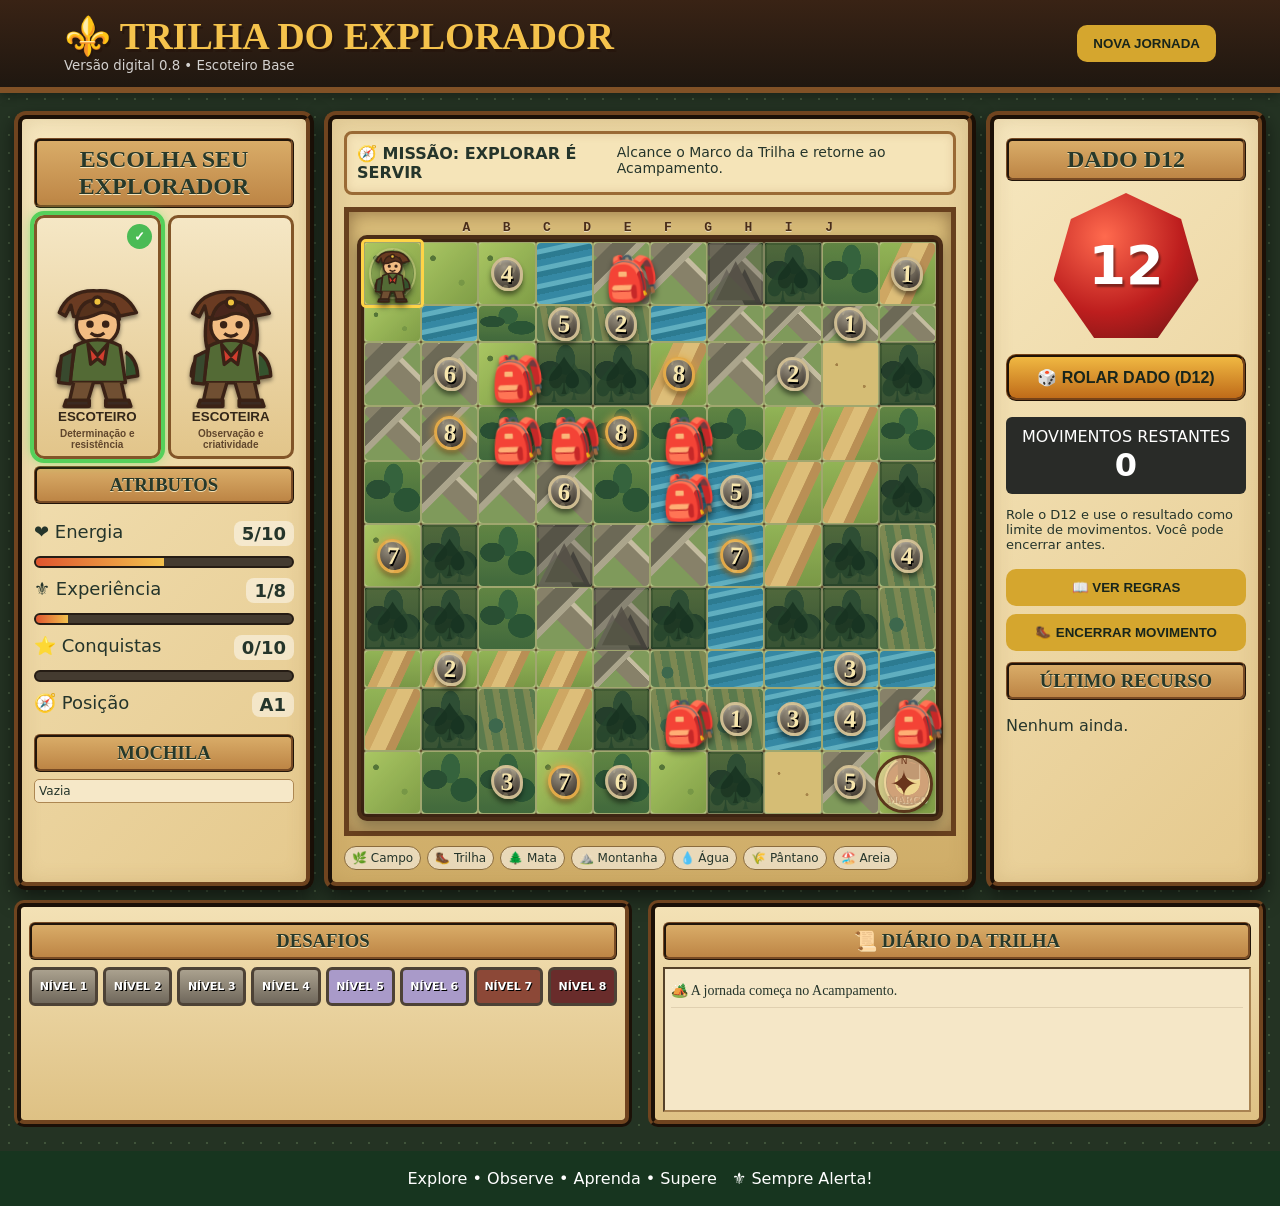
<file: game/index.html>
<!doctype html><html lang="pt-BR"><head><meta charset="utf-8"><meta name="viewport" content="width=device-width,initial-scale=1"><title>Trilha do Explorador | Jogo Digital</title><link rel="stylesheet" href="style.css?v=0.8"></head><body>
<header><div><strong>⚜️ TRILHA DO EXPLORADOR</strong><small>Versão digital 0.8 • Escoteiro Base</small></div><button id="newGame">NOVA JORNADA</button></header>
<main class="dashboard">
<aside class="left-panel panel">
<h2>ESCOLHA SEU EXPLORADOR</h2><div class="characters"><button class="character active" data-char="boy"><span class="portrait boy"></span><b>ESCOTEIRO</b><small>Determinação e resistência</small></button><button class="character" data-char="girl"><span class="portrait girl"></span><b>ESCOTEIRA</b><small>Observação e criatividade</small></button></div>
<h3>ATRIBUTOS</h3><div class="stat">❤️ Energia <b id="energy">5/10</b></div><div class="meter"><i id="energyBar"></i></div><div class="stat">⚜️ Experiência <b id="xp">1/8</b></div><div class="meter"><i id="xpBar"></i></div><div class="stat">⭐ Conquistas <b id="cq">0/10</b></div><div class="meter"><i id="cqBar"></i></div><div class="stat">🧭 Posição <b id="position">A1</b></div>
<h3>MOCHILA</h3><div id="inventory" class="inventory"><span>Vazia</span></div>
</aside>
<section class="center-panel panel"><div class="mission"><b>🧭 MISSÃO: EXPLORAR É SERVIR</b><span>Alcance o Marco da Trilha e retorne ao Acampamento.</span></div><div class="map-shell"><div class="coords top">A B C D E F G H I J</div><div id="board" aria-label="Tabuleiro"></div><div class="compass">✦<small>N</small></div></div><div class="map-key"><span>🌿 Campo</span><span>🥾 Trilha</span><span>🌲 Mata</span><span>⛰️ Montanha</span><span>💧 Água</span><span>🌾 Pântano</span><span>🏖️ Areia</span></div></section>
<aside class="right-panel panel"><h2>DADO D12</h2><div id="die" class="d12">12</div><button id="rollDie" class="primary">🎲 ROLAR DADO (D12)</button><div class="moves">MOVIMENTOS RESTANTES <b id="moves">0</b></div><p class="hint">Role o D12 e use o resultado como limite de movimentos. Você pode encerrar antes.</p><button id="rulesBtn">📖 VER REGRAS</button><button id="endMove">🥾 ENCERRAR MOVIMENTO</button><h3>ÚLTIMO RECURSO</h3><p id="resource">Nenhum ainda.</p></aside>
<section class="bottom panel"><div><h3>DESAFIOS</h3><div class="levels"><span>NÍVEL 1</span><span>NÍVEL 2</span><span>NÍVEL 3</span><span>NÍVEL 4</span><span>NÍVEL 5</span><span>NÍVEL 6</span><span>NÍVEL 7</span><span>NÍVEL 8</span></div></div><div><h3>📜 DIÁRIO DA TRILHA</h3><div id="log"></div></div></section>
</main>
<div id="modal" class="modal hidden"><div class="card"><h2 id="modalTitle"></h2><div id="modalText"></div><button id="modalClose">Continuar</button></div></div>
<footer>Explore • Observe • Aprenda • Supere &nbsp; ⚜️ Sempre Alerta!</footer><script src="game.js?v=0.8"></script></body></html>
</file>
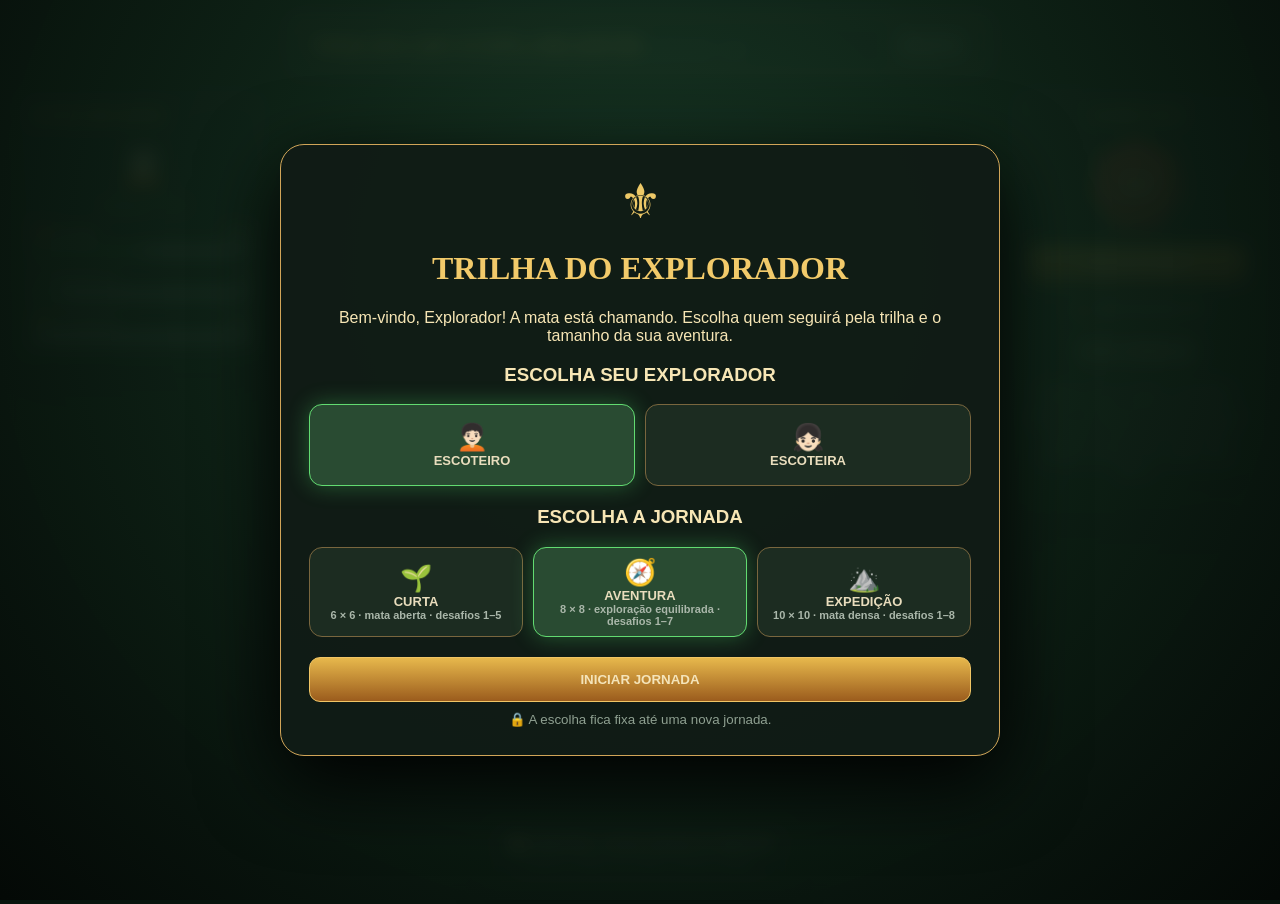
<file: game3d/index.html>
<!doctype html><html lang="pt-BR"><head><meta charset="utf-8"><meta name="viewport" content="width=device-width,initial-scale=1"><title>Trilha do Explorador 3D</title><link rel="stylesheet" href="style.css"><script src="https://cdn.babylonjs.com/babylon.js"></script></head><body>
<canvas id="renderCanvas"></canvas><div id="startScreen" class="overlay"><div class="startCard"><div class="fleur">⚜</div><h1>TRILHA DO EXPLORADOR</h1><p>Bem-vindo, Explorador! A mata está chamando. Escolha quem seguirá pela trilha e o tamanho da sua aventura.</p><h3>ESCOLHA SEU EXPLORADOR</h3><div class="setup charsSetup"><button data-pick="boy" class="selected">🧑🏻‍🦱<b>ESCOTEIRO</b></button><button data-pick="girl">👧🏻<b>ESCOTEIRA</b></button></div><h3>ESCOLHA A JORNADA</h3><div class="setup sizeSetup"><button data-size="6">🌱<b>CURTA</b><small>6 × 6 · mata aberta · desafios 1–5</small></button><button data-size="8" class="selected">🧭<b>AVENTURA</b><small>8 × 8 · exploração equilibrada · desafios 1–7</small></button><button data-size="10">⛰️<b>EXPEDIÇÃO</b><small>10 × 10 · mata densa · desafios 1–8</small></button></div><button id="startGame" class="startBtn">INICIAR JORNADA</button><small class="lock">🔒 A escolha fica fixa até uma nova jornada.</small></div></div>
<header><div><b>TRILHA DO EXPLORADOR</b><small> ALPHA 3D · 0.13</small></div><button id="rules">REGRAS</button></header>
<section class="hud left"><h2 id="charTitle">EXPLORADOR</h2><div id="charBadge" class="charBadge">🧑🏻‍🦱</div><p id="difficultyLabel">Aventura · 8 × 8</p><label>❤️ Energia <strong id="energy">5/10</strong></label><meter id="em" min="0" max="10" value="5"></meter><label>⚜ Experiência <strong id="xp">1/8</strong></label><meter id="xm" min="0" max="8" value="1"></meter><label>⭐ Conquistas <strong id="cq">0/10</strong></label><meter id="cm" min="0" max="10" value="0"></meter></section>
<section class="hud right"><h2>DADO D12</h2><div id="die">12</div><button id="roll" class="gold">ROLAR DADO</button><p>🥾 Movimentos: <b id="moves">0</b></p><button id="newGame">NOVA JORNADA</button><p class="hint">A grade está escondida na paisagem. Círculos verdes indicam os próximos passos. O explorador agora se vira para o caminho. Pedras e terreno fechado podem bloquear rotas. Todo mapa mantém ao menos um caminho até o Marco.</p></section>
<div class="mission">🧭 <b>MISSÃO: EXPLORAR É SERVIR</b><span>Alcance o Marco da Trilha e retorne à Base.</span></div>
<div id="eventPanel" class="overlay hidden"><div class="eventCard"><div id="eventTitle" class="eventTitle">DESCOBERTA</div><h2 id="eventName"></h2><p id="eventEffect"></p><button id="eventContinue" class="startBtn">CONTINUAR NA TRILHA</button></div></div><div id="returnPanel" class="overlay hidden"><div class="startCard"><h2>🏁 MARCO ALCANÇADO!</h2><p>Escolha uma rota especial disponível neste mapa. O retorno seguro rende <b>+1 Conquista</b>.</p><div class="setup sizeSetup"><button id="returnZip" data-return="zip">🪢<b>TIROLESA</b><small>Reto pelo cabo → Base</small></button><button id="returnGlide" data-return="glide">🪂<b>ASA-DELTA</b><small>Zigue-zague aéreo → Base</small></button><button id="returnBoat" data-return="boat">🛶<b>BOTE</b><small>Segue o rio e completa a pé</small></button></div></div></div><div id="finishPanel" class="overlay hidden"><div class="startCard"><h2>⚜ JORNADA CONCLUÍDA!</h2><p id="finishText"></p><button id="playAgain" class="startBtn">NOVA JORNADA</button></div></div><div id="toast"></div><script>document.addEventListener("click",e=>{if(e.target&&e.target.id==="eventContinue"){document.getElementById("eventPanel").classList.add("hidden");if(window.clearWeather)clearWeather()}})</script><script src="game3d.js"></script></body></html>
</file>
<file: game/style.css>
:root{--paper:#f4e6c5;--ink:#25352b;--green:#355e3b;--dark:#17351f;--gold:#d5a62e}
*{box-sizing:border-box}body{margin:0;font-family:system-ui,Segoe UI,sans-serif;color:var(--ink);background:#d9cfac;background-image:linear-gradient(135deg,#d9cfac,#b9c49d)}
header{display:flex;justify-content:space-between;align-items:center;padding:14px 5%;background:var(--dark);color:#fff;box-shadow:0 3px 10px #0005}header strong{font-size:clamp(18px,3vw,30px)}header small{display:block;opacity:.8}button{border:0;border-radius:10px;padding:11px 16px;font-weight:800;background:var(--gold);color:#18251b;cursor:pointer}
main{max-width:1200px;margin:22px auto;padding:0 16px;display:grid;grid-template-columns:minmax(0,1fr) 290px;gap:18px}.game,aside{background:var(--paper);border:3px solid #745b34;border-radius:16px;padding:16px;box-shadow:0 8px 22px #0002}
.mission{display:flex;justify-content:space-between;gap:10px;margin-bottom:12px}.mission span{font-size:14px}
#board{display:grid;grid-template-columns:repeat(10,1fr);aspect-ratio:1/1;max-width:760px;margin:auto;border:4px solid #4b3922;background:#c9d59c}
.cell{position:relative;border:1px solid #ffffff55;display:grid;place-items:center;font-size:clamp(14px,2.6vw,28px);cursor:pointer;user-select:none;overflow:hidden;background:#b9ca88}.cell:before{content:"";position:absolute;inset:0;opacity:.88;background-size:cover}.terrain-field:before{background:radial-gradient(circle at 25% 70%,#6e8d3b 0 3%,transparent 4%),linear-gradient(145deg,#b9cb72,#8faf55)}.terrain-trail:before{background:linear-gradient(110deg,transparent 0 30%,#b88b52 31% 68%,transparent 69%),linear-gradient(#91b65c,#789b49)}.terrain-forest:before{background:radial-gradient(circle at 30% 35%,#204e2b 0 18%,transparent 19%),radial-gradient(circle at 70% 55%,#315f32 0 22%,transparent 23%),linear-gradient(#54743c,#2e5232)}.terrain-mountain:before{background:linear-gradient(135deg,transparent 25%,#807969 26% 48%,#b1aa98 49% 55%,transparent 56%),linear-gradient(#91aa75,#6e855d)}.terrain-water:before{background:repeating-linear-gradient(170deg,#4c9dc0 0 8px,#70bad0 9px 14px,#3c8eb4 15px 20px)}.terrain-marsh:before{background:repeating-linear-gradient(85deg,#536f49 0 9px,#6f8050 10px 17px,#465f48 18px 24px)}.terrain-sand:before{background:radial-gradient(circle,#a77c3f 0 2%,transparent 3%),#d6bd75}.cell.blocked{cursor:not-allowed;box-shadow:inset 0 0 0 2px #263d25}.cell>*{position:relative;z-index:2}.cell.visited{box-shadow:inset 0 0 0 2px #fff8}.game-icon{width:88%;height:88%;display:block;background-image:url("assets/icons.webp");background-size:800% 100%;background-repeat:no-repeat;border-radius:8px;filter:drop-shadow(1px 2px 2px #0004)}
.icon-explorer{background-position:0% 0}.icon-camp{background-position:14.2857% 0}.icon-mark{background-position:28.5714% 0}.icon-resource{background-position:42.8571% 0}.icon-challenge{background-position:57.1428% 0}.icon-blocked{background-position:71.4285% 0}.icon-trail{background-position:85.7142% 0}.icon-water{background-position:100% 0}
.cell.player:after{content:"";position:absolute;width:58%;height:58%;right:-4%;bottom:-4%;background-image:url("assets/icons.webp");background-size:800% 100%;background-position:0 0;background-repeat:no-repeat;border:3px solid #f4e6c5;border-radius:50%;box-shadow:0 2px 5px #0007;z-index:3}
.stat{display:flex;justify-content:space-between;padding:10px 0;font-size:18px}.stat b{background:#fff7;padding:2px 8px;border-radius:8px}#log{max-height:250px;overflow:auto;font-size:14px;line-height:1.45}.entry{border-bottom:1px solid #8b765633;padding:6px 0}.legend{margin-top:16px;font-size:13px;line-height:1.8}
.modal{position:fixed;inset:0;background:#0009;display:grid;place-items:center;padding:20px}.modal.hidden{display:none}.card{max-width:460px;background:var(--paper);border:4px solid #745b34;border-radius:18px;padding:24px;text-align:center;box-shadow:0 18px 60px #0008}.card h2{color:var(--green)}
footer{text-align:center;padding:18px;color:#fff;background:var(--dark);margin-top:24px}
@media(max-width:800px){main{grid-template-columns:1fr}.mission{flex-direction:column}aside{order:-1}#board{width:100%}}
#board{border-radius:10px;box-shadow:inset 0 0 25px #2d442d88,0 5px 15px #0003}
.cell:hover:not(.blocked){outline:3px solid #f4d35e;z-index:4;transform:scale(1.04)}
.cell.visited:after{content:"";position:absolute;inset:6%;border:2px dashed #fff9;border-radius:35%;z-index:1}

.game{background:linear-gradient(#f6e8c9ee,#ead4a9ee),repeating-linear-gradient(0deg,#0000 0 22px,#745b3410 23px);position:relative}
.game:before{content:"";position:absolute;inset:8px;border:1px solid #8b6a3b55;border-radius:11px;pointer-events:none}
#board{position:relative;padding:5px;gap:2px;background:#604a2d;border:7px ridge #8a693d}
.cell{border:0;border-radius:4px;box-shadow:inset 0 0 0 1px #fff3,inset 0 -5px 10px #0001;transition:transform .12s,filter .12s}
.cell:before{border-radius:4px}
.cell:hover:not(.blocked){outline:3px solid #ffd65a;filter:brightness(1.08)}
.cell.blocked{filter:saturate(.85) brightness(.8)}
.cell.blocked:hover{transform:none}
.game-icon{width:82%;height:82%;border:2px solid #f3dfb8;box-shadow:0 2px 5px #0005;background-color:#ead9ad}
.cell.player{outline:3px solid #ffcf3a;z-index:5}
.cell.player:after{width:64%;height:64%;right:-9%;bottom:-9%;border-width:2px}
.map-key{display:flex;flex-wrap:wrap;gap:6px;margin-top:10px;font-size:12px}
.map-key span{padding:4px 7px;border:1px solid #8a6b3c;border-radius:12px;background:#fff8}

body{background:#243323;background-image:radial-gradient(#40543a 1px,transparent 1px);background-size:18px 18px}
.dashboard{max-width:1500px;margin:18px auto;padding:0 14px;display:grid;grid-template-columns:280px minmax(520px,1fr) 270px;grid-template-areas:"left center right" "bottom bottom bottom";gap:12px}
.panel{background:#ead8ae;border:5px ridge #77532c;border-radius:12px;box-shadow:0 8px 18px #0006;padding:12px}
.left-panel{grid-area:left}.center-panel{grid-area:center}.right-panel{grid-area:right}.bottom{grid-area:bottom;display:grid;grid-template-columns:1fr 1fr;gap:16px}
.panel h2,.panel h3{text-align:center;margin:7px 0;padding:5px;background:#c79b5b;border:2px solid #77532c;border-radius:6px;font-family:Georgia,serif}
.characters{display:grid;grid-template-columns:1fr 1fr;gap:7px}.character{background:#f3e3bd;border:3px solid #856238;padding:6px;color:#342719}.character span{display:block;font-size:55px}.character.active{outline:4px solid #55c95a;box-shadow:0 0 15px #55c95a}
.meter{height:12px;background:#443b30;border:2px solid #251c14;border-radius:8px;overflow:hidden}.meter i{display:block;height:100%;background:linear-gradient(90deg,#df552f,#f2c14d)}
.inventory{display:grid;gap:4px;max-height:150px;overflow:auto}.inventory span{background:#f6e8c8;border:1px solid #ad8752;padding:4px;border-radius:5px;font-size:12px}
.d12{width:145px;height:145px;margin:12px auto;display:grid;place-items:center;background:radial-gradient(circle at 35% 30%,#ff6a4e,#bd1e1e 55%,#681313);clip-path:polygon(50% 0,88% 18%,100% 60%,72% 100%,28% 100%,0 60%,12% 18%);color:white;font-size:54px;font-weight:900;text-shadow:2px 3px 2px #0006;transition:.2s}.d12.rolling{transform:rotate(18deg) scale(.92);filter:brightness(1.25)}
.primary{width:100%;font-size:16px}.moves{text-align:center;background:#292b28;color:#fff;margin:12px 0;padding:10px;border-radius:6px}.moves b{display:block;font-size:32px}.hint{font-size:13px}.right-panel button{width:100%;margin:4px 0}.levels{display:grid;grid-template-columns:repeat(8,1fr);gap:5px}.levels span{padding:10px 3px;text-align:center;background:#d6c184;border:2px solid #806036;border-radius:6px;font-size:11px;font-weight:bold}.levels span:nth-child(n+5){background:#a99ac9}.bottom #log{height:145px;background:#f5e7c7;border:2px inset #a88352;padding:6px}
.coords{word-spacing:calc((100% - 230px)/9);padding:0 8%;font-weight:900;text-align:center;font-family:monospace}
@media(max-width:1050px){.dashboard{grid-template-columns:1fr 1fr;grid-template-areas:"center center" "left right" "bottom bottom"}}@media(max-width:700px){.dashboard{display:flex;flex-direction:column}.center-panel{order:-2}.right-panel{order:-1}.bottom{grid-template-columns:1fr}.character span{font-size:40px}}

/* v0.5: peças integradas ao mapa + correção de sobreposição do modal */
.modal{z-index:10000;isolation:isolate;backdrop-filter:blur(2px)}
.modal .card{position:relative;z-index:10001;overflow:hidden}
body.modal-open #board .cell{pointer-events:none}
body.modal-open #board .game-icon,body.modal-open #board .cell:after{visibility:hidden}
.game-icon{border:0!important;box-shadow:none!important;background-color:transparent!important;border-radius:0!important;filter:drop-shadow(0 3px 2px #0006)}
.cell.blocked .game-icon{width:94%;height:94%;opacity:.95}
.cell.player:after{border:0!important;border-radius:0!important;box-shadow:none!important;filter:drop-shadow(0 4px 3px #0008);width:72%;height:72%;right:14%;bottom:12%;background-color:transparent}
.cell.player-girl:after{background-position:0 0;transform:scaleX(-1)}
.cell.player{outline:3px solid #ffd447;box-shadow:inset 0 0 16px #ffd44788}
.cell.visited:after{z-index:1}
.cell.player:after{z-index:6}
.modal:not(.hidden)~*{ }

/* v0.6: marcadores próprios, sem aparência de cartas recortadas */
.map-token,.special-token,.terrain-symbol{position:relative;z-index:4;display:grid;place-items:center;pointer-events:none}
.resource-token{width:62%;height:68%;font-size:clamp(18px,3.1vw,36px);filter:drop-shadow(0 4px 2px #0007);transform:rotate(-3deg)}
.challenge-token{width:58%;aspect-ratio:1;border-radius:48% 52% 44% 56%;background:radial-gradient(circle at 35% 25%,#8f8777,#554d43 62%,#29251f);border:2px solid #c8b995;box-shadow:0 4px 5px #0007,inset 0 2px 3px #fff4;color:#f7e6ad;font-family:Georgia,serif;font-size:clamp(14px,2vw,25px);transform:rotate(2deg)}
.challenge-token:before{content:"?";position:absolute;font-size:190%;opacity:.18}.challenge-token b{z-index:2;text-shadow:1px 2px #000}
.challenge-token.level-7,.challenge-token.level-8{border-color:#e2a948;box-shadow:0 0 8px #e2a948,0 4px 5px #0007}
.special-token{width:76%;height:76%;border-radius:50%;filter:drop-shadow(0 4px 3px #0007);font-family:Georgia,serif;font-weight:900;text-shadow:1px 1px #fff8}.special-token i{font-style:normal;font-size:clamp(20px,3vw,38px);line-height:.8}.special-token b{font-size:clamp(7px,.8vw,11px)}
.camp-token{background:radial-gradient(circle,#f2d27c 0 38%,#56713c 40% 64%,#2e4729 66%);color:#1f3c26;border:2px solid #ead9a5}.mark-token{background:radial-gradient(circle,#f4d96f 0 38%,#9e3b2d 40% 64%,#5d241e 66%);color:#70251f;border:2px solid #f0d797}
.terrain-symbol{width:90%;height:90%;font-size:clamp(24px,4vw,52px);opacity:.8}.forest-symbol{color:#173e25;text-shadow:-10px 8px #275633,10px 6px #315f38}.mountain-symbol{color:#665f52;text-shadow:-9px 8px #80796b,9px 8px #4c4942}
.cell.player .special-token,.cell.player .map-token{opacity:.35}
body.modal-open #board .map-token,body.modal-open #board .special-token,body.modal-open #board .terrain-symbol,body.modal-open #board .cell:after{visibility:hidden}

/* v0.7 personagens realmente distintos */
.character{overflow:hidden;position:relative}.character .portrait{display:block;width:100%;height:150px;background-repeat:no-repeat;background-position:center bottom;background-size:contain}.character .portrait.boy{background-image:url("assets/scout-boy.svg")}.character .portrait.girl{background-image:url("assets/scout-girl.svg")}.character small{display:block;font-size:10px;margin-top:4px;font-weight:600;color:#60462c}.character.active:after{content:"✓";position:absolute;right:6px;top:6px;width:25px;height:25px;border-radius:50%;background:#4bbb55;color:#fff;display:grid;place-items:center;font-weight:900}
.cell.player:after{content:"";background-size:contain!important;background-position:center bottom!important;background-repeat:no-repeat!important;width:86%!important;height:92%!important;right:7%!important;bottom:2%!important;transform:none!important;clip-path:none!important}
.cell.player-boy:after{background-image:url("assets/scout-boy.svg")!important}
.cell.player-girl:after{background-image:url("assets/scout-girl.svg")!important}
@media(max-width:700px){.character .portrait{height:110px}}

/* v0.8 reconstrução visual inspirada no tabuleiro físico */
:root{--wood:#5b351b;--wood2:#8b5829;--parch:#f1dfb0;--parch2:#d9bd7c}
header{background:linear-gradient(#392315,#1f1710);border-bottom:6px solid #805126}
header strong{font-family:Georgia,serif;color:#f5c34c;text-shadow:2px 3px #26160d;font-size:clamp(22px,3vw,38px)}
.dashboard{max-width:1600px;grid-template-columns:300px minmax(600px,1fr) 280px;gap:10px}
.panel{background:linear-gradient(135deg,#f6e7bf,#e5c98d);border:8px ridge #70441f;box-shadow:0 8px 20px #0008,inset 0 0 20px #9c713733}
.panel h2,.panel h3{background:linear-gradient(#d9ac68,#bd8545);border:3px ridge #774a24;color:#273829;text-shadow:0 1px #f6e4ba}
.center-panel{padding:12px;background:linear-gradient(#ead5a2,#cfad68)}
.mission{background:#f5e4b8;border:3px solid #9a6a35;border-radius:8px;padding:10px;box-shadow:inset 0 0 10px #9a6a3533}
.map-shell{position:relative;padding:8px 8px 10px;background:#d8bb78;border:5px solid #68401e;box-shadow:inset 0 0 18px #50301688}
#board{gap:0;padding:3px;border:4px solid #4b2d17;background:#4b2d17;box-shadow:inset 0 0 28px #0006,0 6px 12px #0005}
.cell{border:1px solid #5c4a2944;border-radius:2px;box-shadow:none;overflow:visible}
.terrain-field:before{background:radial-gradient(circle at 20% 25%,#486a2d 0 4%,transparent 5%),radial-gradient(circle at 72% 65%,#6f913e 0 5%,transparent 6%),linear-gradient(135deg,#a8c65e,#78983e)}
.terrain-trail:before{background:linear-gradient(115deg,transparent 0 26%,#d2a35f 27% 39%,#e3bd77 40% 58%,#b9884e 59% 70%,transparent 71%),linear-gradient(#8db14f,#71913e)}
.terrain-forest:before{background:radial-gradient(ellipse at 24% 45%,#163f28 0 20%,transparent 21%),radial-gradient(ellipse at 52% 27%,#235533 0 23%,transparent 24%),radial-gradient(ellipse at 76% 62%,#17452a 0 22%,transparent 23%),linear-gradient(#557c3a,#315c32)}
.terrain-mountain:before{background:linear-gradient(135deg,transparent 15%,#625c50 16% 36%,#aaa18d 37% 44%,transparent 45%),linear-gradient(45deg,transparent 42%,#817765 43% 66%,#c6bba4 67% 72%,transparent 73%),#789455}
.terrain-water:before{background:repeating-linear-gradient(168deg,#237fa7 0 6px,#54abc7 7px 11px,#197092 12px 17px)}
.terrain-marsh:before{background:radial-gradient(circle at 30% 60%,#2d5b45 0 13%,transparent 14%),repeating-linear-gradient(80deg,#4d7045 0 8px,#75804b 9px 15px)}
.terrain-sand:before{background:radial-gradient(circle at 25% 35%,#9e753d 0 2%,transparent 3%),radial-gradient(circle at 75% 70%,#a47c42 0 2%,transparent 3%),#d9bc73}
.coords{letter-spacing:.35em;word-spacing:1.2em;color:#4a2d18;text-shadow:0 1px #fff8}
.compass{position:absolute;right:18px;bottom:18px;width:58px;height:58px;border:3px solid #5b381c;border-radius:50%;background:#ead49eaa;display:grid;place-items:center;font-size:35px;color:#6a351c;z-index:8;pointer-events:none}.compass small{position:absolute;top:-2px;font-size:9px}
.resource-token{font-size:clamp(24px,3.6vw,44px);filter:drop-shadow(0 5px 3px #0008)}
.challenge-token{background:radial-gradient(circle at 38% 25%,#9d9584,#5c5448 60%,#302a24);border:3px solid #cdbb91}
.special-token{width:84%;height:84%}
.character{background:linear-gradient(#f5e7c5,#e2c58a);border:3px solid #825528}.character.active{outline:4px solid #55d05a;box-shadow:0 0 14px #4ee85d}.character .portrait{height:185px}
.d12{box-shadow:0 8px 10px #0006}.right-panel .primary{background:linear-gradient(#f0b842,#bf6b19);border:3px ridge #754218}
.bottom{background:transparent;border:0;box-shadow:none;padding:0}.bottom>div{background:linear-gradient(#f3e1b5,#dec184);border:7px ridge #70441f;border-radius:10px;padding:8px}
.levels span{background:linear-gradient(#aaa18e,#70685c);color:#fff;text-shadow:1px 1px #000;border:3px solid #4d4236}.levels span:nth-child(7){background:#8c4837}.levels span:nth-child(8){background:#692c2b}
#log{font-family:Georgia,serif}
@media(max-width:1050px){.dashboard{grid-template-columns:1fr 1fr}}@media(max-width:700px){.character .portrait{height:130px}.compass{width:42px;height:42px;font-size:25px}}
</file>
<file: game3d/style.css>
*{box-sizing:border-box}html,body{width:100%;height:100%;margin:0;overflow:hidden;background:#08150e;font-family:Trebuchet MS,Arial;color:#f7e6b5}#renderCanvas{width:100%;height:100%;touch-action:none;outline:0}header{position:fixed;z-index:20;top:14px;left:50%;transform:translateX(-50%);width:min(760px,55vw);padding:12px 20px;border:2px solid #b9863c;border-radius:14px;background:#151d17dd;backdrop-filter:blur(12px);box-shadow:0 10px 35px #0008;display:flex;justify-content:space-between;align-items:center}header b{font:800 clamp(18px,2vw,28px) Georgia;color:#ffd36a;text-shadow:0 2px 10px #e89c3266}header small{color:#8ee29b}.hud{position:fixed;z-index:20;top:90px;width:250px;padding:15px;border:1px solid #c89b5266;border-radius:18px;background:linear-gradient(145deg,#142119e8,#0b120ee8);backdrop-filter:blur(13px);box-shadow:0 14px 45px #0009,inset 0 0 24px #d7a84c0c}.left{left:18px}.right{right:18px;text-align:center}.hud h2{margin:0 0 12px;font:700 17px Georgia;color:#ffd36a;letter-spacing:1px}.chars{display:grid;grid-template-columns:1fr 1fr;gap:7px;margin-bottom:16px}.chars button,button{border:1px solid #c69950;border-radius:9px;padding:9px;background:#273529;color:#f4e4ba;font-weight:700;cursor:pointer}.chars button.active{outline:2px solid #68db74;background:#345b39;box-shadow:0 0 16px #52dd7066}.hud label{display:flex;justify-content:space-between;margin-top:10px;font-size:13px}meter{width:100%;height:12px}.gold{width:100%;background:linear-gradient(#e5ad42,#8c501b);font-size:15px}#die{margin:10px auto 16px;width:92px;height:92px;display:grid;place-items:center;background:linear-gradient(145deg,#e44735,#78180f);clip-path:polygon(50% 0,90% 18%,100% 60%,73% 100%,27% 100%,0 60%,10% 18%);font:800 34px Georgia;text-shadow:0 3px #50110b;filter:drop-shadow(0 10px 9px #0008);transition:.4s}.rolling{transform:rotate(360deg) scale(.75)}.mission{position:fixed;z-index:20;left:50%;bottom:18px;transform:translateX(-50%);background:#101a14e8;border:1px solid #c89b52;border-radius:14px;padding:10px 20px;box-shadow:0 10px 30px #0008;text-align:center}.mission span{display:block;font-size:12px;color:#c8d4c8;margin-top:3px}.hint{font-size:12px;color:#aab8ab}#toast{position:fixed;z-index:30;left:50%;top:105px;transform:translateX(-50%);padding:10px 18px;border-radius:20px;background:#0d1611e8;border:1px solid #d2a85e;opacity:0;transition:.3s;pointer-events:none}#toast.show{opacity:1}@media(max-width:800px){.hud{top:auto;bottom:10px;width:44vw}.left{left:8px}.right{right:8px}.mission,header{display:none}}.overlay{position:fixed;inset:0;z-index:100;display:grid;place-items:center;background:radial-gradient(circle at 50% 30%,#193a27e8,#040906f8);backdrop-filter:blur(9px)}.hidden{display:none!important}.startCard{width:min(720px,92vw);padding:28px;border:1px solid #d1a558;border-radius:24px;background:#101c15f5;box-shadow:0 25px 80px #000;text-align:center}.fleur{font-size:48px;color:#edc867}.startCard h1,.startCard h2{font-family:Georgia;color:#f2ca6a}.setup{display:grid;gap:10px;margin:12px 0 20px}.charsSetup{grid-template-columns:1fr 1fr}.sizeSetup{grid-template-columns:repeat(3,1fr)}.setup button{min-height:82px;border:1px solid #79663e;border-radius:13px;background:#1c2c21;color:#e9ddbd;font-size:26px;display:flex;flex-direction:column;align-items:center;justify-content:center;cursor:pointer}.setup button b{font-size:13px}.setup button small{font-size:11px;color:#aab7aa}.setup button.selected{border-color:#62db71;background:#294b32;box-shadow:0 0 22px #52db6c55}.startBtn{width:100%;padding:14px;border:1px solid #f0c565;border-radius:11px;background:linear-gradient(#e7b84c,#9b5c1d);font-weight:900;cursor:pointer}.lock{display:block;margin-top:10px;color:#8fa091}.charBadge{font-size:42px;text-align:center}.left>p{font-size:12px;color:#9eb5a0;text-align:center}.returning{filter:drop-shadow(0 0 12px #ffd35a)}@media(max-width:700px){.sizeSetup{grid-template-columns:1fr}.startCard{padding:18px}}.setup button.locked,.setup button:disabled{opacity:.28;filter:grayscale(1);cursor:not-allowed;box-shadow:none!important;transform:none!important}.setup button:not(.locked)[data-return]{border-color:#b89048}.setup button:not(.locked)[data-return]:hover{border-color:#72df7c;box-shadow:0 0 25px #57e06d44}.setup button small{display:block}.eventCard{width:min(520px,90vw);padding:30px;border:1px solid #d3a451;border-radius:22px;background:radial-gradient(circle at top,#263b28,#0d1711 72%);box-shadow:0 25px 80px #000;text-align:center}.eventTitle{font-size:12px;letter-spacing:3px;color:#d6b76d}.eventCard h2{font:800 28px Georgia;color:#ffe08a;margin:14px 0}.eventCard p{font-size:16px;color:#dbe3d8;min-height:28px}.eventCard:before{content:"⚜";display:block;font-size:42px;color:#d9ad50;margin-bottom:8px}.eventCard{animation:eventIn .35s ease-out}@keyframes eventIn{from{opacity:0;transform:scale(.9) translateY(20px)}to{opacity:1;transform:none}}#renderCanvas{cursor:grab}#renderCanvas:active{cursor:grabbing}.setup [data-return] small{max-width:150px;line-height:1.25;margin-top:5px}
</file>
